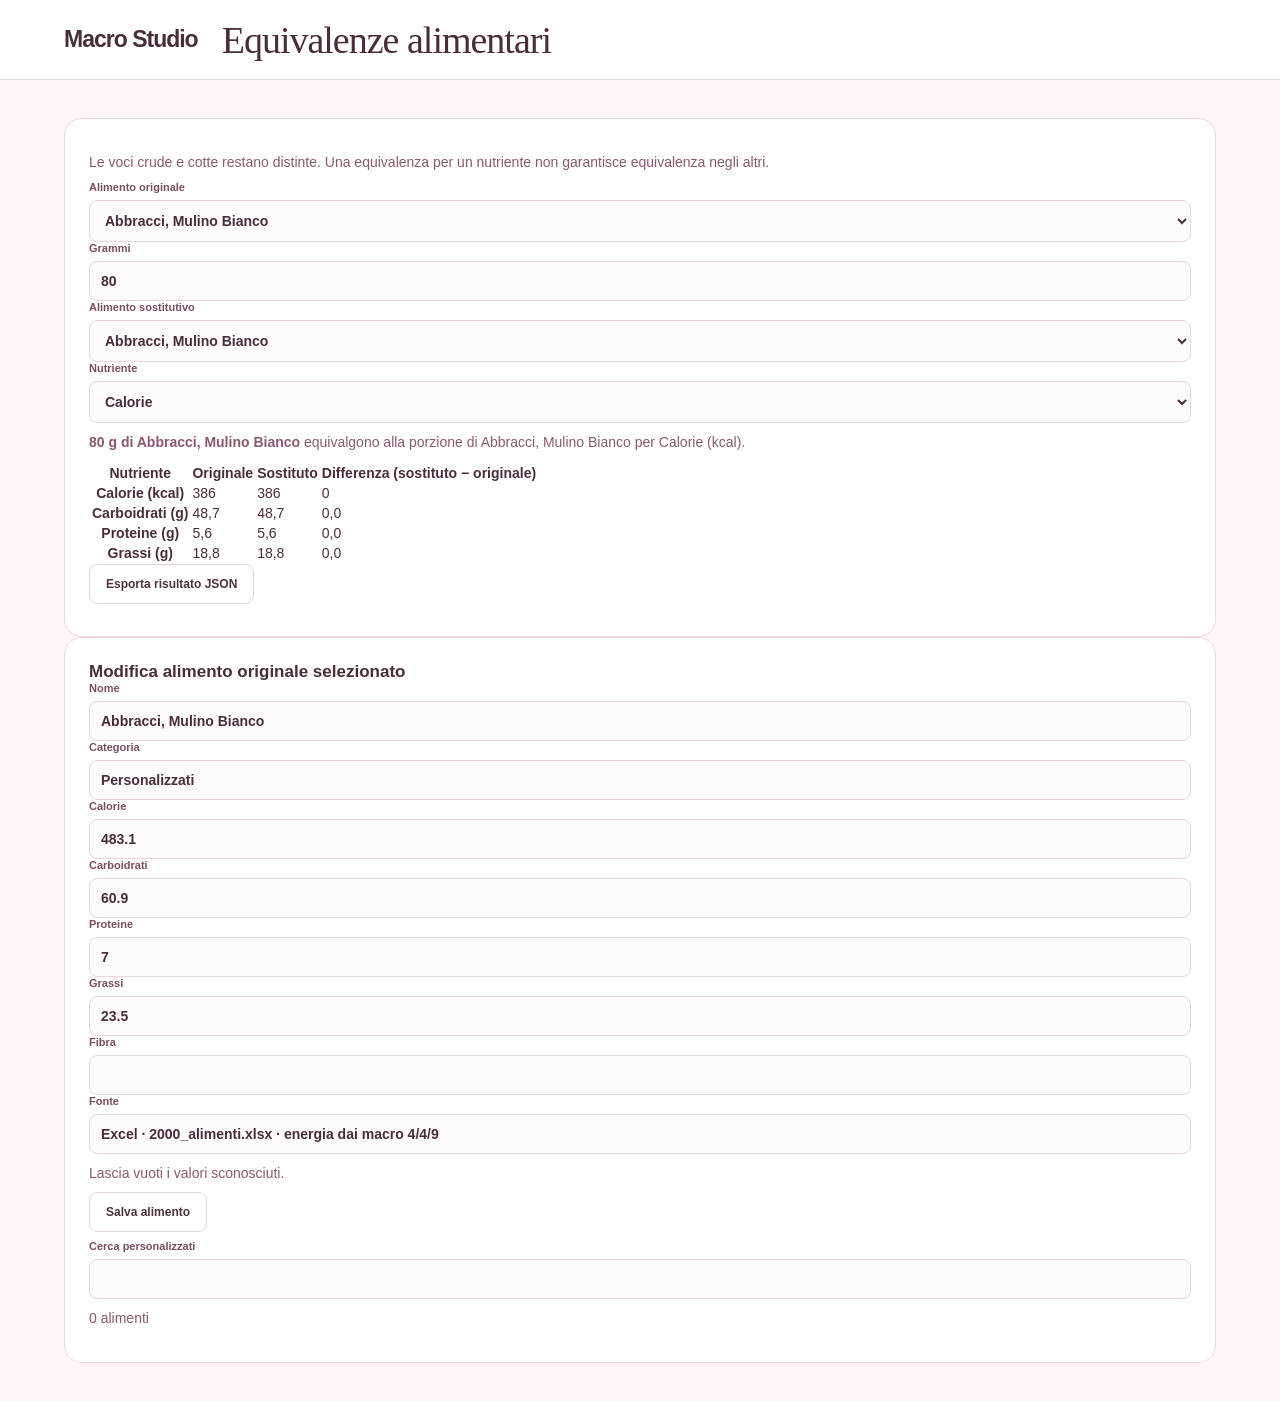
<file: equivalenze/index.html>
<!doctype html><html lang="it"><head><meta charset="utf-8"><meta name="viewport" content="width=device-width,initial-scale=1"><title>Macro Studio · Equivalenze</title><link rel="stylesheet" href="../style.css"></head><body><header><a class="brand" href="../index.html">Macro Studio</a><h1>Equivalenze alimentari</h1></header><main>
<section class="panel"><p>Le voci crude e cotte restano distinte. Una equivalenza per un nutriente non garantisce equivalenza negli altri.</p><label>Alimento originale<select id="fromFood"></select></label><label>Grammi<input id="grams" type="number" min="0.1" max="10000" step="any" value="80"></label><label>Alimento sostitutivo<select id="toFood"></select></label><label>Nutriente<select id="criterion"><option value="kcal">Calorie</option><option value="carbs">Carboidrati</option><option value="protein">Proteine</option><option value="fat">Grassi</option></select></label><p id="fromSource"></p><p id="toSource"></p><div id="resultContent" aria-live="polite"></div><button id="save" disabled>Esporta risultato JSON</button><p id="resultMessage" role="status"></p></section>
<section class="panel"><h2>Modifica alimento originale selezionato</h2><form id="customForm"><label>Nome<input id="customName" required></label><label>Categoria<input id="customCategory" value="Personalizzati"></label><label>Calorie<input id="customKcal" type="number" min="0" max="900" step="any"></label><label>Carboidrati<input id="customCarbs" type="number" min="0" max="100" step="any"></label><label>Proteine<input id="customProtein" type="number" min="0" max="100" step="any"></label><label>Grassi<input id="customFat" type="number" min="0" max="100" step="any"></label><label>Fibra<input id="customFiber" type="number" min="0" max="100" step="any"></label><label>Fonte<input id="customSource" required></label><p>Lascia vuoti i valori sconosciuti.</p><button>Salva alimento</button><p id="customMessage" role="status"></p></form><label>Cerca personalizzati<input id="customSearch" type="search"></label><p id="dbCount"></p><table><tbody id="dbBody"></tbody></table></section></main>
<script src="../nutrition-display.js"></script><script src="../nutrition.js"></script><script src="../food-catalog-data.js"></script><script src="../food-catalog.js"></script><script src="../equivalences.js"></script><script src="../equivalence-catalog.js"></script><script src="../equivalences-ui.js"></script><script src="app.js"></script></body></html>
</file>
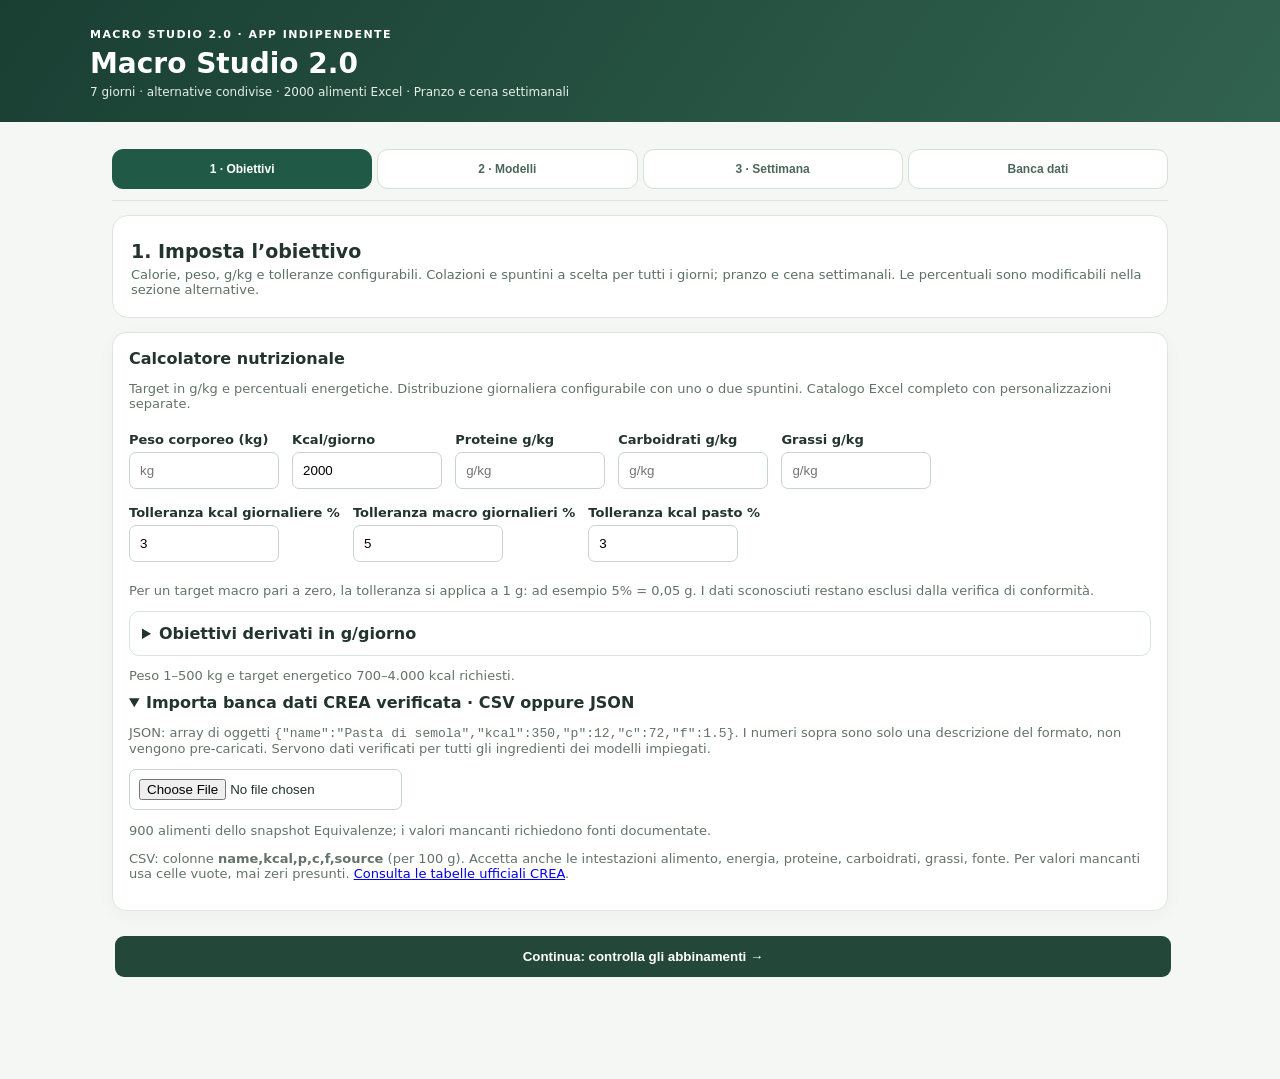
<file: Macro_Studio_2_0_CREA_semplice.html>
<!doctype html><html lang="it"><head><meta charset="UTF-8"><meta name="viewport" content="width=device-width,initial-scale=1"><title>Macro Studio 2.0 · Database CREA integrato</title><style>
:root{font-family:system-ui,-apple-system,Segoe UI,sans-serif;color:#26352f;background:#f7f7f4}*{box-sizing:border-box}body{margin:0}header{background:#223c35;color:#fff;padding:24px max(18px,calc((100% - 1100px)/2))}header small{letter-spacing:.12em}h1{font-size:27px;margin:7px 0}main{max-width:1100px;margin:auto;padding:20px 14px 45px}.panel{background:white;border:1px solid #dfe5df;border-radius:14px;padding:16px;margin:13px 0}.grid{display:grid;grid-template-columns:repeat(auto-fit,minmax(235px,1fr));gap:12px}.day{border:1px solid #e1e5df;padding:12px;border-radius:12px;background:#fff}.meal{background:#f6f7f3;border-radius:8px;padding:10px;margin:8px 0}.meal strong{font-size:13px}.meal select{margin:5px 0;width:100%}.meal small{display:block;color:#65746b}.muted{color:#63736a;font-size:13px}.ok{color:#166c4b}.bad{color:#a43b33}button{background:#23483a;color:white;border:0;border-radius:9px;padding:11px 14px;cursor:pointer;margin:3px}button.secondary{background:#e8eeea;color:#214334}button:disabled{opacity:.45;cursor:not-allowed}select,input{padding:9px;border:1px solid #c8d4cb;border-radius:7px;background:white;max-width:100%}label{font-size:13px}.toolbar{display:flex;flex-wrap:wrap;gap:6px;align-items:center}.chips{display:flex;flex-wrap:wrap;gap:6px}.chip{padding:6px 9px;background:#ebf0eb;border-radius:14px;font-size:12px}table{border-collapse:collapse;width:100%;font-size:13px}td,th{border-bottom:1px solid #e3e9e3;padding:7px;text-align:left}details{margin-top:10px}details summary{cursor:pointer;font-weight:600}textarea{width:100%;min-height:80px}input[type=number]{width:95px}.warning{padding:10px;background:#fcf1e5;border:1px solid #f1d9bd;border-radius:8px} @media print{header,.no-print,button,select,details,#audit{display:none!important}.panel{border:0}.day{break-inside:avoid}}

.guide{border-left:4px solid #587e6d;background:#f0f5f0;padding:14px;border-radius:12px;margin:14px 0}.step{font-size:12px;font-weight:700;letter-spacing:.1em;color:#597264}.action{background:#f8faf7;border:1px solid #d5e2d8;padding:12px;border-radius:10px;margin:8px 0}.action strong{display:block}.action button{font-size:12px}.fieldline{display:grid;grid-template-columns:repeat(auto-fit,minmax(140px,1fr));gap:12px}.fieldline label{display:grid;gap:5px}.fieldline input{width:100%}.toolbar button{min-height:40px}@media(max-width:650px){header{padding:19px}.panel{padding:14px}h1{font-size:24px}.grid{grid-template-columns:1fr}.toolbar{align-items:stretch}.toolbar button{flex:1}}

.db-panel{background:#fbfcfa;border:1px solid #dbe5df;border-radius:12px;padding:14px}.stats{display:flex;gap:16px;flex-wrap:wrap;margin:12px 0}.metric{padding:10px;background:#eff4ef;border-radius:10px;min-width:110px}.metric b{display:block;font-size:23px}.suggest-detail{font-size:12px;color:#526e60}.db-list{max-height:310px;overflow:auto;border:1px solid #dde5df;border-radius:9px;background:#fff}.db-list table{min-width:560px}.db-list tbody tr:nth-child(even){background:#fafbf9}.db-list td{padding:7px}.action{display:grid;gap:4px}.action button{justify-self:start}.tag{font-size:11px;color:#425e52;background:#e8f0e8;border-radius:15px;padding:4px 8px}.help{color:#435f51;font-size:12px}.tabs a{display:inline-block;padding:6px 9px;border:1px solid #d5dfd4;border-radius:8px;margin:3px 3px 3px 0;color:#254b3c;text-decoration:none} @media(max-width:650px){.stats{gap:7px}.metric{flex:1;min-width:100px}.db-panel{padding:10px}}

:root{--bg:#f5f7f4;--ink:#23332e;--muted:#5b7064;--accent:#205a47;--line:#dfe6df}
body{background:var(--bg);color:var(--ink)}
header{padding:23px max(16px,calc((100% - 1100px)/2));background:linear-gradient(125deg,#193f33,#31624f)}
header small{font-size:11px;font-weight:650;letter-spacing:.13em}
header h1{margin:5px 0;font-size:28px}
header div{font-size:12px;color:#e5eee9}
main{max-width:1080px;margin:auto;padding:17px 12px 100px}
.stage{display:none}.stage.active{display:block;animation:fadeIn .18s ease-out}@keyframes fadeIn{from{opacity:.4}to{opacity:1}}
.tabnav{position:sticky;top:0;z-index:20;display:grid;grid-template-columns:repeat(4,1fr);gap:5px;background:#f5f7f4;padding:10px 0 11px;border-bottom:1px solid var(--line);margin-bottom:14px}
.tabnav button{margin:0;padding:12px 4px;border:1px solid #d5e0d8;background:#fff;color:#4b675a;border-radius:11px;font-size:12px;line-height:1.2;font-weight:600}
.tabnav button.selected{background:var(--accent);color:#fff;border-color:var(--accent)}
.wizardIntro{padding:20px 18px;background:#fff;border:1px solid var(--line);border-radius:16px;margin:6px 0 14px}
.wizardIntro h2{font-size:19px;margin:4px 0 5px}.wizardIntro p{color:var(--muted);font-size:13px;margin:0}
.stage .panel{box-shadow:0 4px 18px rgba(30,70,45,.035);border:1px solid var(--line);border-radius:14px}
.stage .panel h2{font-size:18px}
.progressline{display:grid;grid-template-columns:repeat(3,1fr);gap:9px;margin:12px 0}
.progressline>div{padding:12px 9px;background:#edf2ed;border-radius:10px;text-align:center}
.progressline strong{display:block;color:#245342;font-size:16px}
.flowcta{margin-top:12px;width:100%;font-weight:700;padding:13px 16px}
.guideHint{border-left:4px solid #427e63;background:#eaf3eb;border-radius:10px;padding:12px 13px;font-size:13px;color:#315b49;margin:12px 0}
#dailyFilter{width:100%;max-width:280px;padding:10px;border-radius:9px;margin:8px 0}
.day[hidden]{display:none!important}
#week{grid-template-columns:repeat(auto-fit,minmax(265px,1fr))}
#week .day{padding:14px;border-radius:13px}
#week .meal{border:1px solid #e1ebe1;margin:10px 0;background:#f8faf8}
#week .meal select{font-size:14px;padding:10px}
#stage-setup label{display:inline-flex;flex-direction:column;margin:8px 8px 8px 0;gap:5px;font-weight:600}
#stage-setup label input{width:150px;max-width:100%;padding:10px}
#stage-setup .advancedMacro{border:1px solid #d9e3dc;padding:12px;border-radius:10px;margin:10px 0 12px}
#stage-setup .advancedMacro summary{font-weight:650;cursor:pointer}
#stage-setup #macroSummary{margin:9px 0}
.catalog-tips{background:#faf8f0;border:1px solid #e6dfc9;border-radius:12px;padding:13px;font-size:13px}
.catalog-tips ul{margin:8px 0;padding-left:19px}
.catalog-tips a{color:#275f4f}
#stage-catalog .db-list{max-height:380px}
.wizard-section-title{margin-top:20px;margin-bottom:5px;font-size:16px}
@media(max-width:560px){header{padding:17px 16px}header h1{font-size:24px}main{padding:10px 10px 80px}.tabnav{gap:4px;padding:7px 0}.tabnav button{font-size:11px;padding:10px 2px}.progressline{gap:5px}.progressline>div{padding:9px 3px}.progressline strong{font-size:15px}.toolbar{align-items:stretch}.toolbar button{flex:1 1 auto}#week{grid-template-columns:1fr}input,select{font-size:16px}}
@media print{.tabnav,.wizardIntro,.flowcta,.guideHint,#dailyFilter,.catalog-tips{display:none!important}.stage{display:block!important}#stage-setup,#stage-models,#stage-catalog,#stage-options{display:none!important}.day[hidden]{display:block!important}}
</style><link rel="stylesheet" href="professional-pdf-ui.css"><link rel="stylesheet" href="shared-meals.css"></head><body><header><small>MACRO STUDIO 2.0 · APP INDIPENDENTE</small><h1>Macro Studio 2.0</h1><div>7 giorni · 4 pasti · 2000 alimenti Excel · Pianificazione guidata</div></header><main>
<div class="guide no-print"><div class="step">PERCORSO GUIDATO · 3 PASSAGGI</div><h2 style="margin:6px 0">Prepara la dieta senza compilare 28 caselle</h2><p class="muted">1. Verifica il catalogo Excel precaricato. 2. Controlla gli abbinamenti e i dati mancanti. 3. Genera la settimana e approva i limiti delle porzioni.</p><button type="button" onclick="document.getElementById('nutritionFile').click()">1 · Completa il catalogo Excel</button><button type="button" class="secondary" onclick="document.getElementById('suggestions').scrollIntoView({behavior:'smooth'})">2 · Vedi suggerimenti</button><button type="button" class="secondary" onclick="document.getElementById('generate').click()">3 · Genera settimana</button></div><div class="panel"><b>Stato dell'integrazione</b><p class="muted">App autonoma: Macro Studio originale non viene modificata. Catalogo di 900 ID CREA dallo snapshot Equivalenze, con 389 corrispondenze storiche e 511 ID aggiunti. Dati sconosciuti e tracce restano non quantificati; nessun nuovo valore nutrizionale è stato introdotto. Le denominazioni semplificate dei modelli sono collegate alla voce originale mediante corrispondenze esplicite. Prodotti assenti, come Skyr e Pavesini, richiedono etichette verificate.</p><div class="toolbar no-print"><button id="generate">Genera settimana</button><button class="secondary" id="calculate">Ricalcola grammature</button><button class="secondary" id="save">Esporta bozza JSON</button><button class="secondary" id="loadButton">Importa bozza JSON</button><input type="file" id="loadFile" accept=".json,application/json" hidden><button class="secondary" id="print">Stampa / salva PDF</button></div><p id="status" class="muted">Genera una settimana per iniziare.</p></div>
<div class="panel no-print"><b>Calcolatore nutrizionale</b><p class="muted">Imposta calorie, peso e i tre target in g/kg. La conformità viene verificata sulle tolleranze configurate. Il riferimento calorico è giornaliero, senza quote obbligatorie per pasto. Sono disponibili tutti i 2000 alimenti dell’Excel, con personalizzazioni condivise.</p><label>Peso corporeo (kg) <input id="weight" type="number" min="1" max="500" step="0.1" placeholder="kg"></label> <label>Kcal/giorno <input id="kcal" type="number" min="700" max="4000" value="2000"></label> <label>Proteine g/giorno <input id="protein" readonly type="number" min="0" step="0.1" placeholder="facoltativo"></label> <label>Carboidrati g/giorno <input id="carbs" readonly type="number" min="0" step="0.1" placeholder="facoltativo"></label> <label>Grassi g/giorno <input id="fat" readonly type="number" min="0" step="0.1" placeholder="facoltativo"></label><label>Proteine g/kg <input id="proteinKg" type="number" min="0" max="50" step="any" placeholder="g/kg"></label> <label>Carboidrati g/kg <input id="carbsKg" type="number" min="0" max="50" step="any" placeholder="g/kg"></label> <label>Grassi g/kg <input id="fatKg" type="number" min="0" max="50" step="any" placeholder="g/kg"></label> <label>Tolleranza kcal giornaliere % <input id="energyTolerance" type="number" min="0.1" max="50" step="0.1" value="3"></label> <label>Tolleranza macro giornalieri % <input id="macroTolerance" type="number" min="0.1" max="50" step="0.1" value="5"></label> <label>Tolleranza kcal pasto % <input id="mealTolerance" type="number" min="0.1" max="50" step="0.1" value="3"></label> <p class="muted">Per un target macro pari a zero, la tolleranza si applica a 1 g: ad esempio 5% = 0,05 g. I dati sconosciuti restano esclusi dalla verifica di conformità.</p><p id="macroSummary" class="muted">Inserisci peso e target dei macronutrienti per vedere g/kg e percentuali energetiche.</p><details open><summary>Importa banca dati CREA verificata · CSV oppure JSON</summary><p class="muted">JSON: array di oggetti <code>{"name":"Pasta di semola","kcal":350,"p":12,"c":72,"f":1.5}</code>. I numeri sopra sono solo una descrizione del formato, non vengono pre-caricati. Servono dati verificati per tutti gli ingredienti dei modelli impiegati.</p><input id="nutritionFile" type="file" accept=".json,.csv,text/csv,application/json"><p id="databaseStatus" class="muted">900 alimenti dello snapshot Equivalenze; i valori mancanti richiedono fonti documentate.</p><p class="muted">CSV: colonne <b>name,kcal,p,c,f,source</b> (per 100 g). Accetta anche le intestazioni alimento, energia, proteine, carboidrati, grassi, fonte. Per valori mancanti usa celle vuote, mai zeri presunti. <a href="https://www.alimentinutrizione.it/sezioni/tabelle-nutrizionali" target="_blank" rel="noopener">Consulta le tabelle ufficiali CREA</a>.</p></details></div>
<div class="panel no-print" id="dbExplorer"><div class="step">BANCA DATI ALIMENTARE EXCEL · DISPONIBILE ORA</div><h2 style="margin-bottom:7px">Consulta le schede già integrate</h2><div class="stats"><div class="metric"><b id="creaCount">2000</b><span class="muted">voci disponibili</span></div><div class="metric"><b id="aliasCount">0</b><span class="muted">abbinamenti ai modelli</span></div><div class="metric"><b id="coverCount">0</b><span class="muted">ingredienti collegati</span></div></div><p class="muted">Ricerca in tutta la banca dati senza importazioni. Sono incorporati esclusivamente i 2000 alimenti dell’Excel. Originali e modifiche professionali sono consultabili nell’editor.</p><input id="catalogSearch" placeholder="Cerca alimento, es. riso, pollo, yogurt..." style="width:100%;margin:7px 0 12px" aria-label="Cerca banca dati CREA"><div class="db-list"><table><thead><tr><th>Alimento · stato</th><th>kcal</th><th>Proteine</th><th>Carboidrati</th><th>Grassi</th></tr></thead><tbody id="catalogRows"></tbody></table></div><p class="help" id="catalogShown"></p><p class="help">Fonte: CREA Centro di ricerca Alimenti e Nutrizione, Tabelle di composizione degli alimenti, aggiornamento 2019. Snapshot già presente nell’app Equivalenze; questa integrazione non aggiunge valori né costituisce una nuova verifica online delle schede. <a href="https://www.alimentinutrizione.it/tabelle-di-composizione-degli-alimenti" target="_blank" rel="noopener noreferrer">Confronta con il portale ufficiale</a>. Per riutilizzi e pubblicazioni verifica le condizioni di attribuzione CREA.</p><button class="secondary" id="downloadArchive">Esporta il catalogo integrato (JSON)</button></div>
<div id="suggestions" class="panel no-print"><div class="step">ASSISTENTE DI COMPILAZIONE</div><h2>Abbinamenti e categorie mancanti</h2><p class="muted">Questi suggerimenti sono proposte basate sulle tue categorie alimentari consentite. Non aggiungo abbinamenti senza approvazione: valuta la fonte proteica, la compatibilità dei pasti e i dati nutrizionali, poi clicca “Approva modello”.</p><div id="suggestionList"></div><button class="secondary" id="exportSuggestions">Esporta proposte da approvare</button></div>
<div class="panel no-print"><b>Banca dati e porzioni personalizzate</b><p class="muted">Ricerca, correggi o amplia i valori senza modificare l’app Macro Studio originale. I valori devono essere verificati sulla fonte e corrispondere allo stato crudo/cotto. I dati modificati qui restano in questo browser e prevalgono sulla copia incorporata. Puoi esportarli per sicurezza.</p><label>Filtra gli alimenti da modificare <input id="foodSearch" placeholder="Digita parte del nome" style="width:100%;max-width:380px"></label><div class="toolbar"><label>Alimento <select id="foodSelect"></select></label><label>Nome <input id="foodName" placeholder="Nome esatto"></label><label>Kcal/100g <input id="foodKcal" type="number" min="0" step="0.1"></label><label>P/100g <input id="foodP" type="number" min="0" step="0.1"></label><label>C/100g <input id="foodC" type="number" min="0" step="0.1"></label><label>G/100g <input id="foodF" type="number" min="0" step="0.1"></label><label>Fonte <input id="foodSource" placeholder="Excel / modifica professionale"></label></div><div class="toolbar"><button class="secondary" id="saveFood">Salva alimento</button><button class="secondary" id="exportDb">Esporta banca dati JSON</button></div><details><summary>Originali e provenienza della voce selezionata</summary><pre id="catalogProvenance"></pre></details><p class="muted" id="dbCoverage"></p><details><summary>Approva gli intervalli di porzione per ingredienti senza limiti</summary><p class="muted">Yogurt, Skyr, ricotta, mozzarella, uova, muesli, avena e Pavesini richiedono intervalli specifici. Prima di calcolare conferma le quantità che autorizzi. Le proposte riportate sotto non sono prescrizioni.</p><div class="toolbar"><label>Alimento <select id="rangeFood"></select></label><label>Minimo g <input type="number" id="minG" min="0"></label><label>Massimo g <input type="number" id="maxG" min="0"></label><label>Passo g <input type="number" id="stepG" min="1"></label><button class="secondary" id="saveRange">Salva intervallo</button></div><div class="action"><b>Precompilazione opzionale</b><span class="muted">Esempi modificabili per yogurt, ricotta, mozzarella, uova, cereali da colazione e Pavesini. Verifica e approva prima di utilizzarli nel paziente.</span><button class="secondary" id="approveRanges">Approva gli intervalli proposti</button></div></details></div>
<div class="panel"><b>Controllo frequenze principali</b><div id="freq" class="chips"></div><p class="muted">Una categoria proteica principale per pranzo e cena; categorie diverse nello stesso giorno. Alimenti secondari non conteggiati. Ripetizioni consentite, massima varietà tra le soluzioni valide.</p></div>
<div id="audit" class="panel"><b>Verifiche</b><div id="checks" class="muted">Nessuna settimana generata.</div></div>
<div class="panel"><h2 style="margin-top:0">Piano settimanale</h2><button type="button" id="recalculateTotals" class="secondary">Ricalcola totali e verifica</button><div id="generatorReport" class="no-print" role="status"></div><div id="week" class="grid"></div></div>
<div class="panel no-print"><details><summary>Regole tecniche e intervalli di porzione</summary><p class="muted">Pasta/riso/cous cous/cereali secchi 40–200 g (5 g); pane 20–250 g (5 g); carne e pesce 80–400 g (10 g); legumi cotti 80–400 g (10 g); verdure 100–500 g (25 g); olio EVO 5–35 g (5 g); frutta fresca 100–300 g (25 g); frutta secca 10–40 g (5 g). Altri alimenti, come uova, ricotta, yogurt, mozzarella, avena, muesli e Pavesini, richiedono intervalli esplicitamente configurati prima di calcolare grammature automatiche.</p><p class="muted">Lo stato crudo/cotto di ogni alimento deve corrispondere esattamente alla voce del catalogo. La bozza non è un piano approvato per il paziente.</p></details></div>
</main><script src="nutrition-display.js"></script><script src="nutrition.js"></script><script src="food-catalog-data.js"></script><script src="food-catalog.js"></script><script src="shared-meals.js"></script><script src="generator-catalog.js"></script><script src="weekly-generator.js"></script><script src="weekly-manual-plan.js"></script><script src="diet-project.js"></script><script src="generator-professional-ui.js"></script><script src="equivalences.js"></script><script src="equivalences-ui.js"></script><script>
'use strict';
const CREA_ALIAS_MAP={"Yogurt greco 0%":"Yogurt greco, 0% lipidi","Fiocchi d’avena":"Fiocchi d'avena","Banana":"Banane, fresche","Mandorle":"Mandorle dolci, secche","Muesli":"Muesli","Fragole":"Fragole, fresche","Noci":"Noci, secche","Pane integrale":"Pane di tipo integrale","Ricotta vaccina":"Ricotta di vacca","Pera":"Pere, fresche, senza buccia","Mela":"Mele, fresche, con buccia","Bresaola":"Bresaola della Valtellina IGP","Pasta di semola":"Pasta di semola, cruda","Petto di pollo":"Pollo, petto, crudo","Zucchine":"Zucchine, crude","Olio extravergine d’oliva":"Olio di oliva extra vergine","Riso basmati":"Riso Basmati, crudo","Merluzzo":"Merluzzo o nasello","Carote":"Carote, crude","Farro":"Farro perlato, crudo","Mozzarella":"Mozzarella di vacca","Pomodori":"Pomodori, maturi, freschi","Cous cous crudo":"Couscous, crudo","Ceci cotti":"Ceci, secchi, cotti, bolliti","Melanzane":"Melanzane, crude","Riso integrale":"Riso, integrale","Manzo magro":"Bovino adulto o vitellone, fesa, crudo","Spinaci":"Spinaci, crudi","Uova intere":"Uova di gallina, intero","Pane comune":"Pane bianco","Petto di tacchino":"Tacchino, fesa, crudo","Finocchi":"Finocchi, crudi","Tonno fresco":"Tonno","Patate":"Patate, crude","Insalata":"Lattuga, fresca","Broccoli":"Broccolo a testa, crudo","Salmone":"Salmone","Lenticchie cotte":"Lenticchie, secche, cotte, bollite","Fagioli cannellini cotti":"Fagioli, Cannellini, secchi, cotti, bolliti"};
const DAYS=['Lunedì','Martedì','Mercoledì','Giovedì','Venerdì','Sabato','Domenica'];
const MEALS=['Colazione','Spuntino mattutino','Pranzo','Cena'];
const TARGET={Pesce:3,'Carne bianca':2,'Carne rossa':1,Affettati:1,Uova:1,Legumi:3,Formaggi:3};
let T=[
['Colazione','Yogurt e avena','Yogurt greco 0%|Fiocchi d’avena|Banana|Mandorle'],
['Colazione','Skyr e muesli','Skyr|Muesli|Fragole|Noci'],
['Colazione','Pane e ricotta','Pane integrale|Ricotta vaccina|Pera'],
['Spuntino mattutino','Frutta e mandorle','Mela|Mandorle'],
['Spuntino mattutino','Pane e bresaola','Pane integrale|Bresaola'],
['Spuntino mattutino','Yogurt greco e Pavesini','Yogurt greco 0%|Pavesini'],
['Pranzo','Pasta e pollo','Pasta di semola|Petto di pollo|Zucchine|Olio extravergine d’oliva','Carne bianca'],
['Pranzo','Riso e merluzzo','Riso basmati|Merluzzo|Carote|Olio extravergine d’oliva','Pesce'],
['Pranzo','Farro e mozzarella','Farro|Mozzarella|Pomodori|Olio extravergine d’oliva','Formaggi'],
['Pranzo','Cous cous e ceci','Cous cous crudo|Ceci cotti|Melanzane|Olio extravergine d’oliva','Legumi'],
['Pranzo','Riso e manzo','Riso integrale|Manzo magro|Zucchine|Olio extravergine d’oliva','Carne rossa'],
['Pranzo','Riso e ricotta','Riso basmati|Ricotta vaccina|Spinaci|Olio extravergine d’oliva','Formaggi'],
['Cena','Uova e pane','Uova intere|Pane integrale|Spinaci|Olio extravergine d’oliva','Uova'],
['Cena','Tacchino e verdure','Petto di tacchino|Pane comune|Finocchi|Olio extravergine d’oliva','Carne bianca'],
['Cena','Tonno e verdure','Tonno fresco|Patate|Insalata|Olio extravergine d’oliva','Pesce'],
['Cena','Bresaola e pane','Bresaola|Pane integrale|Pomodori|Olio extravergine d’oliva','Affettati'],
['Cena','Mozzarella e verdure','Mozzarella|Pane integrale|Broccoli|Olio extravergine d’oliva','Formaggi']
].map((r,i)=>({id:i,meal:r[0],title:r[1],ingredients:r[2].split('|'),category:r[3]||null}));
let nutritionEquivalencesPanel=null;
const NUTRITION_STATE_KEY='macro2StateV1';
let storageError='',storageBlocked=false;
function readSaved(key,fallback){try{const raw=localStorage.getItem(key);return raw===null?fallback:JSON.parse(raw);}catch{storageBlocked=true;storageError='Dati locali non leggibili: originali conservati, salvataggio bloccato.';return fallback;}}
let savedNutrition=readSaved(NUTRITION_STATE_KEY,null);
if(savedNutrition&&(!savedNutrition.db||typeof savedNutrition.db!=='object'||Array.isArray(savedNutrition.db))){storageBlocked=true;savedNutrition=null;}
const legacyDb=savedNutrition?{}:readSaved('macro2Db',{});
let foodChanges={...(legacyDb&&typeof legacyDb==='object'&&!Array.isArray(legacyDb)?legacyDb:{}),...(savedNutrition?.db||{})};
let customRanges=savedNutrition?.ranges||readSaved('macro2Ranges',{});
let plan=Array.from({length:7},()=>Array.from({length:4},()=>({id:null,locked:false,grams:null})));
let dietContext=savedNutrition?.draft?.dietContext||null;
if(dietContext?.templates)T.splice(0,T.length,...dietContext.templates);
const originalDb={};
const modelAliases=CREA_ALIAS_MAP;
const generatorCatalog=FoodCatalog.generator({...CREA_ALIAS_MAP,...Object.fromEntries(T.flatMap(t=>t.ingredients).map(name=>[name,CREA_ALIAS_MAP[name]||name]))});
const sourceDb=generatorCatalog.base;
function effectiveDb(changes){return generatorCatalog.effective(changes,dietContext);}
const legacyNutrition=savedNutrition;foodChanges=dietContext?{...(savedNutrition?.db||{})}:{};
let db=effectiveDb(foodChanges);
if(savedNutrition&&savedNutrition.catalogVersion!==FoodCatalog.version){try{const raw=localStorage.getItem(NUTRITION_STATE_KEY);if(raw!==null&&localStorage.getItem('macro-studio-before-excel:'+NUTRITION_STATE_KEY)===null)Nutrition.write(localStorage,'macro-studio-before-excel:'+NUTRITION_STATE_KEY,JSON.parse(raw));}catch{storageBlocked=true;}}
let approvedExtra=savedNutrition?.approvedExtra||readSaved('macro2ApprovedTemplates',[]);
const $=id=>document.getElementById(id);
let professionalUI=null;
const PROPOSALS=[
{category:'Legumi',meal:'Cena',title:'Lenticchie, pane e spinaci',ingredients:['Lenticchie cotte','Pane comune','Spinaci','Olio extravergine d’oliva']},
{category:'Legumi',meal:'Pranzo',title:'Pasta e fagioli con zucchine',ingredients:['Pasta di semola','Fagioli cannellini cotti','Zucchine','Olio extravergine d’oliva']},
{category:'Pesce',meal:'Cena',title:'Salmone, patate e broccoli',ingredients:['Salmone','Patate','Broccoli','Olio extravergine d’oliva']},
{category:'Formaggi',meal:'Cena',title:'Ricotta, pane e finocchi',ingredients:['Ricotta vaccina','Pane integrale','Finocchi','Olio extravergine d’oliva']},
{category:'Carne rossa',meal:'Cena',title:'Manzo, pane e zucchine',ingredients:['Manzo magro','Pane integrale','Zucchine','Olio extravergine d’oliva']},
{category:'Uova',meal:'Pranzo',title:'Riso, uova e spinaci',ingredients:['Riso basmati','Uova intere','Spinaci','Olio extravergine d’oliva']}
];
for(const t of approvedExtra){if(t && t.title && t.meal && Array.isArray(t.ingredients) && !T.some(x=>x.meal===t.meal&&x.title===t.title)){T.push({...t,id:Math.max(0,...T.map(x=>x.id))+1});}}
function proposalsRender(){const counts=Object.fromEntries(Object.keys(TARGET).map(k=>[k,0]));for(const t of T)if(t.category)counts[t.category]++;let list=PROPOSALS.filter(p=>!T.some(t=>t.title===p.title&&t.meal===p.meal));let info=Object.keys(TARGET).filter(k=>counts[k]<Math.min(TARGET[k],2)).map(k=>k+': '+counts[k]+' modelli');
$('suggestionList').innerHTML='<p class="help">'+(info.length?'Varietà da migliorare: '+escapeHTML(info.join(' · ')):'Le frequenze possono essere soddisfatte riutilizzando i modelli approvati, ma puoi aumentare la varietà.')+'</p>'+list.map(p=>{let found=p.ingredients.filter(x=>!db[x]);let idx=PROPOSALS.indexOf(p);return '<div class="action"><strong>'+escapeHTML(p.meal+' · '+p.title)+'</strong><span class="suggest-detail">Fonte principale: '+escapeHTML(p.category)+' · '+escapeHTML(p.ingredients.join(' · '))+'</span><small>'+(found.length?'Dati mancanti: '+escapeHTML(found.join(', ')):'✓ Valori alimentari presenti (controlla abbinamenti)')+'</small><button type="button" data-suggestion="'+idx+'" class="secondary">Approva questo abbinamento</button></div>'}).join('');
$('suggestionList').querySelectorAll('button[data-suggestion]').forEach(b=>b.onclick=()=>{let p=PROPOSALS[Number(b.dataset.suggestion)];if(!p)return;const obj={id:Math.max(0,...T.map(t=>t.id))+1,meal:p.meal,title:p.title,ingredients:p.ingredients,category:p.category};T.push(obj);approvedExtra.push(obj);persist();refreshFoods();render();setStatus('Modello '+p.title+' approvato e aggiunto ai pasti selezionabili. Le frequenze rimangono obbligatorie.');});}
$('exportSuggestions').onclick=()=>{const blob=new Blob([JSON.stringify({status:'proposte non approvate',suggestions:PROPOSALS},null,2)],{type:'application/json'});const u=URL.createObjectURL(blob);const a=document.createElement('a');a.href=u;a.download='macro_studio_2_proposte_da_approvare.json';a.click();setTimeout(()=>URL.revokeObjectURL(u),1000)};
function csvRows(txt){const rows=[];let row=[],cell='',quote=false;for(let i=0;i<txt.length;i++){const ch=txt[i];if(ch==='"'){if(quote&&txt[i+1]==='"'){cell+='"';i++}else quote=!quote;}else if(!quote&&(ch===','||ch===';'||ch==='\t')){row.push(cell);cell=''}else if(!quote&&(ch==='\n'||ch==='\r')){if(ch==='\r'&&txt[i+1]==='\n')i++;row.push(cell);if(row.some(x=>x.trim()))rows.push(row);row=[];cell=''}else cell+=ch}row.push(cell);if(row.some(x=>x.trim()))rows.push(row);return rows;}
function parseNutrition(text,file){if(file.name.toLowerCase().endsWith('.json')){let x=JSON.parse(text);return Array.isArray(x)?x:(Array.isArray(x.foods)?x.foods:[])}const rows=csvRows(text.replace(/^\uFEFF/,''));if(rows.length<2)throw Error('CSV senza righe di dati');const hdr=rows.shift().map(h=>h.toLowerCase().trim());let keys={name:['name','alimento','nome'],kcal:['kcal','energia','energia_kcal'],p:['p','proteine','protein'],c:['c','carboidrati','carboidrati disponibili','carbs'],f:['f','grassi','lipidi','fat'],source:['source','fonte']};const pos=Object.fromEntries(Object.entries(keys).map(([k,alts])=>[k,hdr.findIndex(h=>alts.includes(h))]));if(['name','kcal','p','c','f'].some(k=>pos[k]<0))throw Error('Intestazioni CSV mancanti: name,kcal,p,c,f');return rows.map(r=>Object.fromEntries(Object.keys(keys).map(k=>[k,pos[k]<0?'':(r[pos[k]]??'')])))}

const setStatus=(s,bad=false)=>{$('status').textContent=storageError||s;$('status').className=(storageError||bad)?'bad':'ok'};
const current=(d,m)=>T.find(t=>t.id===plan[d][m].id);
const shuffle=a=>a.map(x=>({x,n:Math.random()})).sort((a,b)=>a.n-b.n).map(z=>z.x);
function audit(){
const counts=Object.fromEntries(Object.keys(TARGET).map(c=>[c,0]));const errs=[];let assigned=0;
for(let d=0;d<7;d++) {const a=current(d,2),b=current(d,3);for(let m=globalThis.SharedMealsApp?2:0;m<4;m++)if(current(d,m))assigned++;
if(a)counts[a.category]++;if(b)counts[b.category]++;if(a&&b&&a.category===b.category)errs.push(DAYS[d]+': stessa categoria proteica a pranzo e cena');}
for(const k of Object.keys(TARGET))if(counts[k]!==TARGET[k])errs.push(k+': '+counts[k]+'/'+TARGET[k]);
$('freq').innerHTML=Object.keys(TARGET).map(k=>'<span class="chip '+(counts[k]===TARGET[k]?'ok':'bad')+'">'+k+' '+counts[k]+'/'+TARGET[k]+'</span>').join('');
const expected=globalThis.SharedMealsApp?14:28;if(assigned!==expected) errs.unshift('Pasti non compilati: '+(expected-assigned));
$('checks').innerHTML=errs.length?'<span class="bad">'+errs.map(escapeHTML).join('<br>')+'</span>':'<span class="ok">✓ '+expected+' pasti assegnati; frequenze esatte; categorie principali distinte ogni giorno.</span>';
return errs;
}
function escapeHTML(s){return String(s).replace(/[&<>"']/g,c=>({'&':'&amp;','<':'&lt;','>':'&gt;','"':'&quot;',"'":'&#39;'}[c]));}
function generate(){
const copy=plan.map(r=>r.map(x=>({...x}))),counts=Object.fromEntries(Object.keys(TARGET).map(k=>[k,0]));const slots=[];
for(let d=0;d<7;d++)for(let m=2;m<4;m++){const v=copy[d][m],t=T.find(x=>x.id===v.id);if(v.locked){if(!t||t.meal!==MEALS[m]){setStatus('Un pasto bloccato non ha un modello valido.',true);return;}counts[t.category]++;}else{copy[d][m]={id:null,locked:false,grams:null};slots.push([d,m]);}}
for(const k of Object.keys(TARGET))if(counts[k]>TARGET[k]){setStatus('I pasti bloccati superano la frequenza prevista per '+k,true);return;}
let attempts=0;function solve(rest){if(++attempts>300000)return false;if(!rest.length)return Object.keys(TARGET).every(k=>counts[k]===TARGET[k]);
let bestIndex=-1,bestOpts=null;
rest.forEach(([d,m],i)=>{const other=T.find(t=>t.id===copy[d][m===2?3:2].id)?.category;const opts=T.filter(t=>t.meal===MEALS[m]&&counts[t.category]<TARGET[t.category]&&t.category!==other);if(bestOpts===null||opts.length<bestOpts.length){bestOpts=opts;bestIndex=i;}});
if(!bestOpts.length)return false;
const [d,m]=rest[bestIndex],next=rest.filter((_,i)=>i!==bestIndex);
const selected=copy.flatMap(row=>row.map(x=>T.find(t=>t.id===x.id))).filter(Boolean);bestOpts=shuffle(bestOpts).sort((a,b)=>WeeklyGenerator.varietyScore(a,selected)-WeeklyGenerator.varietyScore(b,selected));
for(const t of bestOpts){copy[d][m]={id:t.id,locked:false,grams:null};counts[t.category]++;if(solve(next))return true;counts[t.category]--;copy[d][m]={id:null,locked:false,grams:null};}return false;}
if(!solve(slots)){setStatus('STRICT: impossibile completare la settimana rispettando i blocchi e tutte le frequenze. Sblocca o correggi alcuni pasti.',true);return;}
if(!globalThis.SharedMealsApp)for(let m=0;m<2;m++){const allOptions=T.filter(t=>t.meal===MEALS[m]);const readyOptions=allOptions.filter(t=>t.ingredients.every(n=>db[n]&&['kcal','p','c','f'].every(k=>Nutrition.known(db[n][k]))));const opts=readyOptions.length?readyOptions:allOptions;for(let d=0;d<7;d++)if(!copy[d][m].locked){const used=copy.slice(0,d).filter(r=>r[m].id!==null).map(r=>r[m].id);const selected=copy.flatMap(row=>row.map(x=>T.find(t=>t.id===x.id))).filter(Boolean);const sorted=shuffle(opts).sort((a,b)=>WeeklyGenerator.varietyScore(a,selected)-WeeklyGenerator.varietyScore(b,selected));copy[d][m]={id:sorted[0].id,locked:false,grams:null};}}
plan=WeeklyManualPlan.carry(plan,copy);persist();render();setStatus('Modelli assegnati: grammature e conformità ai target ancora da verificare. Esegui il calcolo con i dati correnti.');}
function portionFor(name){if(customRanges[name])return customRanges[name];const n=name.toLowerCase();if(/olio extravergine/.test(n))return [5,35,5];if(/mandorle|noci|nocciole|pistacchi/.test(n))return [10,40,5];if(/mela|banana|fragole|pera|pesca/.test(n))return [100,300,25];if(/pollo|tacchino|manzo|merluzzo|tonno|salmone/.test(n))return [80,400,10];if(/ceci cotti|lenticchie cotte|fagioli.*cotti/.test(n))return [80,400,10];if(/zucchine|carote|pomodori|spinaci|melanzane|finocchi|insalata|broccoli/.test(n))return [100,500,25];if(/pane/.test(n))return [20,250,5];if(/patate/.test(n))return [100,500,25];if(/pasta|riso|cous cous|farro/.test(n))return [40,200,5];return null;}
function generatorTargets(){return WeeklyGenerator.targets({weight:$('weight').value,kcal:$('kcal').value,p:$('proteinKg').value,c:$('carbsKg').value,f:$('fatKg').value,energyTolerance:$('energyTolerance').value,macroTolerance:$('macroTolerance').value,mealTolerance:$('mealTolerance').value,dailyOnly:true});}
function updateMacro(){const w=Number($('weight').value);for(const key of ['protein','carbs','fat']){const raw=$(key+'Kg').value;$(key).value=raw.trim()!==''&&Number.isFinite(w)&&w>0?Number(raw)*w:'';}try{const t=generatorTargets(),energy=4*t.p+4*t.c+9*t.f;$('macroSummary').textContent='Target '+NutritionDisplay.kcal(t.kcal)+' · '+NutritionDisplay.compact(t)+' · Energia macro 4/4/9: '+NutritionDisplay.kcal(energy)+' · Quote P/C/G '+(energy?[4*t.p/energy*100,4*t.c/energy*100,9*t.f/energy*100].map(NutritionDisplay.percent).join(' / '):'non definite');}catch(error){$('macroSummary').textContent=error.message;}}
function dayInputs(d){if(globalThis.SharedMealsApp)return SharedMealsApp.inputs(d);return WeeklyManualPlan.inputs(plan[d],plan[d].map((_,m)=>current(d,m)),db,portionFor);}
function mealNutrition(d,m){try{const input=dayInputs(d);return WeeklyGenerator.totals(input.templates,input.grams,input.db).meals[m];}catch{return {kcal:null,p:null,c:null,f:null};}}
function assessWeek(){if(globalThis.SharedMealsApp)return SharedMealsApp.assess();try{const target=generatorTargets();return plan.map((row,d)=>{const input=dayInputs(d);return WeeklyGenerator.checkDay(input.templates,input.grams,input.db,input.range,target);});}catch(error){return DAYS.map(()=>({ok:false,issues:[error.message],day:{kcal:null,p:null,c:null,f:null}}));}}
function renderGeneratorReport(){if(globalThis.SharedMealsApp)return SharedMealsApp.report();const results=assessWeek();$('generatorReport').innerHTML=results.map((r,d)=>'<p class="'+(r.ok?'ok':'bad')+'"><b>'+DAYS[d]+': '+(r.ok?'entro tutte le tolleranze':'NON conforme')+'</b> · kcal '+NutritionDisplay.number(r.day.kcal,0)+' · P '+NutritionDisplay.number(r.day.p)+' · C '+NutritionDisplay.number(r.day.c)+' · G '+NutritionDisplay.number(r.day.f)+(r.issues.length?'<br>'+r.issues.map(escapeHTML).join(' · '):'')+'</p>').join('');return results;}
function restoreGeneratorFields(draft){for(const key of ['weight','kcal','protein','carbs','fat','proteinKg','carbsKg','fatKg','energyTolerance','macroTolerance','mealTolerance'])if(draft[key]!==undefined)$(key).value=draft[key];const w=Number(draft.weight);for(const key of ['protein','carbs','fat'])if(draft[key+'Kg']===undefined){$(key+'Kg').value=w>0&&draft[key]!==undefined&&String(draft[key]).trim()!==''?Number(draft[key])/w:'';}}
function currentDraft(){return {dietContext,catalogBindings:dietContext?.bindings||FoodCatalog.bindings(localStorage),sharedMeals:globalThis.SharedMealsApp?.get(),plan,weight:$('weight').value,kcal:$('kcal').value,protein:$('protein').value,carbs:$('carbs').value,fat:$('fat').value,...Object.fromEntries(['proteinKg','carbsKg','fatKg','energyTolerance','macroTolerance','mealTolerance'].map(k=>[k,$(k).value]))};}
function persist(changes=foodChanges,draft=currentDraft(),ranges=customRanges,extra=approvedExtra){
 try{if(draft.sharedMeals)SharedMeals.validate(draft.sharedMeals);if(storageBlocked)throw Error('Dati locali non leggibili: originali conservati.');WeeklyManualPlan.validatePlan(draft.plan,generatorCatalog.effective(changes,draft.dietContext||null));FoodCatalog.writeMany(localStorage,[...(!draft.dietContext?[[FoodCatalog.key,FoodCatalog.changes(localStorage,Object.fromEntries(Object.entries(changes).filter(([id])=>FoodCatalog.source.has(id))))],[FoodCatalog.bindingKey,{...FoodCatalog.validBindings(draft.catalogBindings||{}),...FoodCatalog.bindings(localStorage)}]]:[]),[NUTRITION_STATE_KEY,{catalogVersion:FoodCatalog.version,legacyArchive:legacyNutrition?.legacyArchive||(legacyNutrition?.catalogVersion!==FoodCatalog.version?legacyNutrition:null),db:changes,ranges,draft,approvedExtra:extra}]]);storageError='';return true;}
 catch{storageError='Salvataggio non riuscito. Dati precedenti conservati; modifiche non salvate.';setStatus(storageError,true);return false;}
}
function updateFood(changes,name,row){generatorCatalog.update(changes,name,row,dietContext);}
function validateImportedFood(row,name){
 // Unchanged source records can be reimported without rewriting their scientific snapshot.
 const original=sourceDb[name];
 if(original&&['kcal','p','c','f'].every(k=>row?.[k]===original[k]))return {...row};
 return Nutrition.validate(row,'kcal');
}
function commitFoods(changes){if(!persist(changes))return false;foodChanges=changes;db=effectiveDb(foodChanges);refreshFoods();proposalsRender();render();nutritionEquivalencesPanel?.update();return true;}
function refreshFoods(){const names=[...new Set([...T.flatMap(t=>t.ingredients),...generatorCatalog.rows(db).map(r=>r.key)])].sort((a,b)=>a.localeCompare(b,'it'));const foodQuery=($('foodSearch')?.value||'').trim().toLocaleLowerCase('it');for(const id of ['foodSelect','rangeFood']){const old=$(id).value;let list=id==='foodSelect'&&foodQuery?names.filter(n=>(n+' '+(db[n]?.name||'')+' '+(db[n]?.creaId||'')).toLocaleLowerCase('it').includes(foodQuery)):names;$(id).innerHTML=list.map(n=>'<option value="'+escapeHTML(n)+'">'+escapeHTML(db[n]?.name||n)+'</option>').join('');if(list.includes(old))$(id).value=old;}loadFood();loadRange();const missing=[...new Set(T.flatMap(t=>t.ingredients))].filter(n=>!db[n]);const covered=[...new Set(T.flatMap(t=>t.ingredients))].filter(n=>!!db[n]);const manual=generatorCatalog.manualConflicts(foodChanges);$('dbCoverage').innerHTML='<b>2000 alimenti Excel · unica fonte nutrizionale</b> · '+covered.length+' ingredienti dei modelli coperti · '+missing.length+' da completare'+(manual.length?'<p>Conflitti fra modifiche professionali su alias e voce ufficiale: '+manual.length+'. Tutti i valori sono conservati; controllare le voci interessate.</p>':'')+(missing.length?'<details><summary>Mostra ingredienti mancanti</summary>'+missing.map(escapeHTML).join(' · ')+'</details>':'');$('aliasCount').textContent=Object.keys(modelAliases).length;$('coverCount').textContent=covered.length;catalogRender();proposalsRender();}
function catalogRender(){professionalUI?.renderCatalog();}
function loadFood(){const key=$('foodSelect').value,r=db[key]||{};$('foodName').value=r.name||key;for(const [field,k] of [['foodKcal','kcal'],['foodP','p'],['foodC','c'],['foodF','f'],['foodSource','source']])$(field).value=r[k]??'';const original=r.catalogOriginal;const details=original?{id:original.id,denominazione_originale:original.name,fonte:r.catalogProvenance,originale_equivalenze:original,originale_storico_389:r.historicalOriginal,personalizzazione:r.professionalValues||null,integrazioni_documentate:r.documentedIntegrations||[],divergenze_storiche:r.historicalConflicts}:null;$('catalogProvenance').textContent=details?JSON.stringify(details,null,2):JSON.stringify({id:r.id,originale_excel:r.excelOriginal||null,fonte:FoodCatalog.meta,personalizzazione:FoodCatalog.read(localStorage)[r.id]||null},null,2);}
function loadRange(){const r=customRanges[$('rangeFood').value]||portionFor($('rangeFood').value)||['','',''];['minG','maxG','stepG'].forEach((id,i)=>$(id).value=r[i]);}
function calculate(){if(globalThis.SharedMealsApp)return SharedMealsApp.calculate();let target;try{target=generatorTargets();}catch(error){renderGeneratorReport();setStatus(error.message,true);return;}
const errors=[];for(let d=0;d<7;d++){const row=plan[d],input=dayInputs(d),result=WeeklyGenerator.optimizeDay(input.templates,row.map((slot,m)=>({...slot,grams:input.grams[m]})),input.db,input.range,target);if(result.grams)result.grams.forEach((g,m)=>row[m].grams=g.slice(0,current(d,m)?.ingredients.length||0));if(!result.ok)errors.push(DAYS[d]+': '+result.issues.join('; '));}
persist();render();const results=assessWeek();if(results.every(r=>r.ok)&&audit().length===0)setStatus('Settimana entro tutte le tolleranze caloriche, macro e quote dei pasti.');else setStatus('Piano NON conforme. '+(errors.length?errors.join(' | '):'Controllare frequenze, grammature e scostamenti riportati.'),true);}
function energyOf(t,grams){return Nutrition.sum(t.ingredients.map((n,i)=>Nutrition.portion(db[n],grams[i],'kcal').kcal));}
function render(){const out=[];for(let d=0;d<7;d++){let html='<section class="day"><h3 style="margin:0 0 10px">'+DAYS[d]+'</h3>';for(let m=globalThis.SharedMealsApp?2:0;m<4;m++){const p=plan[d][m],t=current(d,m),opts=T.filter(t=>t.meal===MEALS[m]);html+='<div class="meal"><strong>'+MEALS[m]+'</strong><select aria-label="'+MEALS[m]+' '+DAYS[d]+'" data-day="'+d+'" data-meal="'+m+'"><option value="">Seleziona un modello</option>'+opts.map(t=>'<option value="'+t.id+'" '+(p.id===t.id?'selected':'')+'>'+escapeHTML(t.title)+'</option>').join('')+'</select>';
if(t){html+='<small>'+escapeHTML(t.ingredients.map((n,i)=>n+(Nutrition.known(p.grams?.[i])?' '+NutritionDisplay.grams(p.grams[i]):' · quantità da inserire')).join(' · '))+'</small>';html+=t.ingredients.map((n,i)=>'<label class="no-print">'+escapeHTML(n)+' g <input type="number" step="any" data-manual-day="'+d+'" data-manual-meal="'+m+'" data-manual-index="'+i+'" value="'+escapeHTML(p.grams?.[i]??'')+'"></label>').join('');if(p.grams)html+='<small><b>'+NutritionDisplay.number(mealNutrition(d,m).kcal,0)+' kcal</b> · riferimento calorico giornaliero</small>';}html+=(professionalUI?.mealRows(p,d,m)||'');const meal=mealNutrition(d,m);html+='<p data-meal-totals="'+d+'-'+m+'">Totale pasto: '+NutritionDisplay.number(meal.kcal,0)+' kcal · P '+NutritionDisplay.number(meal.p)+' g · C '+NutritionDisplay.number(meal.c)+' g · G '+NutritionDisplay.number(meal.f)+' g</p><button type="button" class="secondary no-print" data-add-food-day="'+d+'" data-add-food-meal="'+m+'">Aggiungi alimento</button>';html+='<label><input type="checkbox" data-lockday="'+d+'" data-lockmeal="'+m+'" '+(p.locked?'checked':'')+'> Blocca pasto</label></div>';}
html+='</section>';out.push(html);} $('week').innerHTML=out.join('');document.querySelectorAll('select[data-day]').forEach(s=>s.addEventListener('change',ev=>{const d=+s.dataset.day,m=+s.dataset.meal;if(plan[d][m].locked){render();return;}plan[d][m]={id:s.value===''?null:Number(s.value),locked:false,grams:null,manualFoods:WeeklyManualPlan.entries(plan[d][m])};persist();render();setStatus('Modifica eseguita. Controlla i vincoli e ricalcola le grammature.');}));document.querySelectorAll('input[data-lockday]').forEach(c=>c.addEventListener('change',()=>{let d=+c.dataset.lockday,m=+c.dataset.lockmeal;if(!current(d,m)){c.checked=false;return;}plan[d][m].locked=c.checked;persist();}));renderGeneratorReport();audit();globalThis.SharedMealsApp?.refresh();}
$('week').addEventListener('change',e=>{const el=e.target;if(el.dataset.manualDay===undefined)return;const d=+el.dataset.manualDay,m=+el.dataset.manualMeal,i=+el.dataset.manualIndex,t=current(d,m),g=Number(el.value);if(!el.value||!WeeklyGenerator.validGrams(g,portionFor(t.ingredients[i]))){el.setCustomValidity('Rispetta minimo, massimo e passo della porzione approvata.');el.reportValidity();return;}el.setCustomValidity('');if(!plan[d][m].grams)plan[d][m].grams=t.ingredients.map(()=>null);plan[d][m].grams[i]=g;persist();render();setStatus('Quantità aggiornata. Verifica i totali e gli eventuali scostamenti.');});
$('recalculateTotals').onclick=()=>{render();const compliant=assessWeek().every(r=>r.ok)&&audit().length===0;setStatus(compliant?'Totali entro tutte le tolleranze.':'Piano NON conforme: controllare i vincoli riportati.',!compliant);};
$('generate').onclick=generate;$('calculate').onclick=calculate;$('print').onclick=()=>{if(!assessWeek().every(r=>r.ok)){setStatus('Stampa bloccata: piano NON conforme ai target e alle tolleranze.',true);return;}const errs=audit();const missing=plan.flat().some(p=>!p.grams);const energyBad=false;/* quote caloriche dei pasti non vincolanti */const unusedLegacyQuotaCheck=plan.some((row,d)=>row.some((slot,m)=>{const t=current(d,m);if(!t||!slot.grams)return true;const goal=Number($('kcal').value)*[.25,.10,.35,.30][m];return goal<=0 || Math.abs(mealNutrition(d,m).kcal-goal)>generatorTargets().tolerance.meal*goal;}));if(errs.length||missing||energyBad){setStatus('PDF bloccato: servono frequenze corrette, grammi calcolati e scostamenti entro le tolleranze configurate.',true);return;}window.print();};$('save').onclick=()=>{const data={version:'Macro Studio 2.0 standalone 1.0',plan,targets:Object.fromEntries(Object.entries(currentDraft()).filter(([key])=>key!=='plan')),db,customRanges,approvedExtra};const blob=new Blob([JSON.stringify(data,null,2)],{type:'application/json'});const u=URL.createObjectURL(blob);const a=document.createElement('a');a.href=u;a.download='macro_studio_2_bozza.json';a.click();setTimeout(()=>URL.revokeObjectURL(u),1500);};
$('nutritionFile').onchange=async ev=>{try{const f=ev.target.files[0];if(!f)return;const arr=parseNutrition(await f.text(),f);if(!arr.length)throw Error('Non sono stati trovati alimenti');const next={...foodChanges};for(const row of arr){const name=String(row.name||'').trim();if(!name)throw Error('Nome alimento mancante');const valid=validateImportedFood(row,name);updateFood(next,name,{...valid,source:String(row.source||'Importazione: fonte da verificare')});}if(!commitFoods(next))return;$('databaseStatus').textContent='Salvati '+arr.length+' alimenti. I valori mancanti rimangono sconosciuti.';setStatus('Banca dati salvata.');}catch(e){setStatus('Importazione fallita: '+e.message,true);}};
$('foodSearch').oninput=refreshFoods;$('catalogSearch').oninput=catalogRender;$('foodSelect').onchange=loadFood;$('rangeFood').onchange=loadRange;
$('saveFood').onclick=()=>{try{const entered=$('foodName').value.trim(),selected=$('foodSelect').value,name=entered===(db[selected]?.name||selected)?selected:entered,source=$('foodSource').value.trim()||'Excel · modifica professionale';if(!name)throw Error('Inserisci nome e fonte.');const row=Nutrition.validate({name:entered,p:$('foodP').value,c:$('foodC').value,f:$('foodF').value,source},'kcal');const next={...foodChanges};updateFood(next,selected,row);if(commitFoods(next)){$('foodSelect').value=selected;loadFood();setStatus('Alimento salvato nella banca dati locale.');}}catch(error){setStatus(error.message,true);}};
const RANGE_SUGGESTIONS={'Yogurt greco 0%':[125,350,25],'Skyr':[125,350,25],'Ricotta vaccina':[50,200,10],'Mozzarella':[60,200,10],'Uova intere':[50,250,25],'Muesli':[20,120,5],'Fiocchi d’avena':[20,120,5],'Pavesini':[10,80,5],'Bresaola':[40,150,10]};
$('approveRanges').onclick=()=>{if(!confirm('Approvare e applicare gli intervalli PROPOSTI agli alimenti indicati? Prima dell’utilizzo clinico verifica che siano adeguati al tuo protocollo.'))return;customRanges={...RANGE_SUGGESTIONS,...customRanges};persist();loadRange();setStatus('Intervalli suggeriti registrati. Verifica il protocollo prima di esportare PDF.');};
$('saveRange').onclick=()=>{const name=$('rangeFood').value;const v=['minG','maxG','stepG'].map(id=>Number($(id).value));if(v.some(x=>!Number.isFinite(x))||v[0]<0||v[1]<v[0]||v[2]<=0){setStatus('Intervallo non valido.',true);return;}customRanges[name]=v;persist();setStatus('Intervallo di '+name+' salvato.');};
$('downloadArchive').onclick=()=>{const a=document.createElement('a'),u=URL.createObjectURL(new Blob([JSON.stringify(generatorCatalog.rows(db).map(({key,food})=>({...food,name:key})),null,2)],{type:'application/json'}));a.href=u;a.download='Excel_2000_catalogo_generatore.json';a.click();setTimeout(()=>URL.revokeObjectURL(u),1200)};
$('exportDb').onclick=()=>{const a=document.createElement('a'),u=URL.createObjectURL(new Blob([JSON.stringify(Object.entries(db).map(([name,v])=>({name,...v})),null,2)],{type:'application/json'}));a.href=u;a.download='macro_studio_2_banca_dati.json';a.click();setTimeout(()=>URL.revokeObjectURL(u),1500)};
$('loadButton').onclick=()=>$('loadFile').click();$('loadFile').onchange=async e=>{try{const x=JSON.parse(await e.target.files[0].text());if(!Array.isArray(x.plan)||x.plan.length!==7||x.plan.some(r=>!Array.isArray(r)||r.length!==4||r.some(z=>z.id!==null&&!T.some(t=>t.id===z.id))))throw Error('Struttura del piano non valida');const next={...foodChanges};if(x.db!==undefined){if(!x.db||typeof x.db!=='object'||Array.isArray(x.db))throw Error('Banca dati non valida');for(const [name,row] of Object.entries(x.db)){const valid=validateImportedFood(row,name);updateFood(next,name,valid);}}FoodCatalog.migrateGeneratorDraft({plan:x.plan},db,generatorCatalog);WeeklyManualPlan.validatePlan(x.plan,effectiveDb(next));const draft={...currentDraft(),...x.targets,plan:x.plan};if(x.targets)for(const key of ['protein','carbs','fat'])if(!Object.hasOwn(x.targets,key+'Kg')&&Object.hasOwn(x.targets,key)){const w=Number(draft.weight),raw=x.targets[key];draft[key+'Kg']=w>0&&raw!==null&&String(raw).trim()!==''?Number(raw)/w:'';}const ranges=x.customRanges||customRanges;const extra=Array.isArray(x.approvedExtra)?x.approvedExtra.map(t=>({...t})):approvedExtra;const additions=[];for(const t of extra){if(t&&t.title&&t.meal&&Array.isArray(t.ingredients)&&!T.some(z=>z.meal===t.meal&&z.title===t.title)&&!additions.some(z=>z.meal===t.meal&&z.title===t.title)){t.id=Math.max(0,...T.map(z=>z.id),...additions.map(z=>z.id))+1;additions.push(t);}}if(!persist(next,draft,ranges,extra))return;T.push(...additions);foodChanges=next;db=effectiveDb(next);plan=x.plan;customRanges=ranges;approvedExtra=extra;restoreGeneratorFields(draft);refreshFoods();updateMacro();render();nutritionEquivalencesPanel?.update();setStatus('Bozza importata e salvata. Controlla dati e vincoli.');}catch(err){setStatus('Importazione bozza fallita: '+err.message,true)}};
for(const id of ['weight','kcal','proteinKg','carbsKg','fatKg','energyTolerance','macroTolerance','mealTolerance'])$(id).addEventListener('change',()=>{updateMacro();persist();renderGeneratorReport();});
try{const prev=savedNutrition?.draft||readSaved('macro2Draft',null);if(prev)FoodCatalog.migrateGeneratorDraft(prev,db,generatorCatalog);if(prev&&Array.isArray(prev.plan)&&prev.plan.length===7){WeeklyManualPlan.validatePlan(prev.plan,db);plan=prev.plan;restoreGeneratorFields(prev);}}catch(e){storageBlocked=true;storageError='Bozza non leggibile: dati originali conservati. '+e.message;}
function commitManualPlan(next,message){if(!persist(foodChanges,{...currentDraft(),plan:next})){render();return false;}plan=next;render();setStatus(message);return true;}
professionalUI=GeneratorProfessionalUI.mount({escape:escapeHTML,days:DAYS,meals:MEALS,db:()=>db,catalog:()=>generatorCatalog,plan:()=>plan,commit:commitManualPlan,error:message=>setStatus(message,true),editFood:key=>{$('foodSearch').value='';refreshFoods();$('foodSelect').value=key;loadFood();$('foodName').scrollIntoView({block:'center'});}});
const bindingControls=document.createElement('div');bindingControls.className='no-print';bindingControls.innerHTML='<label>Alimento Excel da associare all’ingrediente selezionato<select id="excelBindingFood"></select></label><button type="button" class="secondary" id="excelBind">Associa ingrediente al nuovo catalogo</button><p id="excelBindingStatus" role="status"></p>';$('catalogProvenance').closest('details').before(bindingControls);$('excelBindingFood').innerHTML=FoodCatalog.catalog().map(f=>'<option value="'+escapeHTML(f.id)+'">'+escapeHTML(f.name)+'</option>').join('');$('excelBind').onclick=()=>{try{if(dietContext){const name=$('foodSelect').value,id=$('excelBindingFood').value,previous=dietContext;dietContext={...dietContext,bindings:{...dietContext.bindings,[name]:id},foods:{...dietContext.foods,[name]:{...db[id]},[id]:{...db[id]}}};if(!persist()){dietContext=previous;throw Error('Associazione non salvata.');}db=effectiveDb(foodChanges);}else{FoodCatalog.bind(localStorage,$('foodSelect').value,$('excelBindingFood').value);foodChanges={};db=effectiveDb({});}refreshFoods();render();$('excelBindingStatus').textContent='Associazione salvata: tutte le occorrenze usano il nuovo alimento Excel.';}catch(error){$('excelBindingStatus').textContent=error.message;}};
$('foodKcal').readOnly=true;window.addEventListener('focus',()=>{foodChanges={};db=effectiveDb({});refreshFoods();render();});refreshFoods();updateMacro();render();if(storageBlocked)setStatus('Dati locali non leggibili: originali conservati.',true);
</script>
<script>
(function(){
'use strict';
const main=document.querySelector('main');if(!main)return;
const guide=main.querySelector('.guide');if(guide)guide.remove();
const statusPanel=document.querySelector('#generate')?.closest('.panel');
const calcPanel=document.querySelector('#weight')?.closest('.panel');
const browsePanel=document.querySelector('#dbExplorer');
const modelsPanel=document.querySelector('#suggestions');
const editPanel=document.querySelector('#saveFood')?.closest('.panel');
const freqPanel=document.querySelector('#freq')?.closest('.panel');
const auditPanel=document.querySelector('#audit');
const weekPanel=document.querySelector('#week')?.closest('.panel');
const rulesPanel=[...main.children].find(x=>x.querySelector?.('summary')?.textContent?.includes('Regole tecniche'));
const nav=document.createElement('div');nav.className='tabnav no-print';nav.setAttribute('role','tablist');
const groups=[['setup','1 · Obiettivi',[calcPanel]],['models','2 · Modelli',[modelsPanel]],['plans','3 · Settimana',[statusPanel,freqPanel,auditPanel,weekPanel]],['catalog','Banca dati',[browsePanel,editPanel,rulesPanel]]];
const stages={};
for(const [id,label,items] of groups){const btn=document.createElement('button');btn.type='button';btn.textContent=label;btn.dataset.tab=id;btn.setAttribute('role','tab');btn.addEventListener('click',()=>setTab(id));nav.appendChild(btn);const stage=document.createElement('section');stage.className='stage';stage.id='stage-'+id;stage.setAttribute('role','tabpanel');for(const item of items)if(item)stage.appendChild(item);stages[id]=stage;}
main.prepend(nav);for(const [, ,] of groups){}for(const id of Object.keys(stages))main.appendChild(stages[id]);
function intro(parent,title,sub){const div=document.createElement('div');div.className='wizardIntro no-print';const h=document.createElement('h2');h.textContent=title;const p=document.createElement('p');p.textContent=sub;div.append(h,p);parent.prepend(div);}
intro(stages.setup,'1. Imposta l’obiettivo','Inserisci calorie, peso, macro in g/kg e tolleranze. Sette giorni; il riferimento calorico è giornaliero, senza quote obbligatorie per pasto.');
intro(stages.models,'2. Controlla gli abbinamenti','Macro Studio propone soltanto combinazioni da approvare. I 17 modelli esistenti rimangono autorizzati.');
intro(stages.plans,'3. Genera la settimana','Un clic per distribuire i pasti. Poi puoi bloccare, sostituire e ricalcolare le quantità.');
intro(stages.catalog,'Banca dati Excel','2000 alimenti importati dall’Excel; modifiche professionali condivise e persistenti. Tutti i valori sono riferiti a 100 g.');
// Archived interface: intentionally not mounted in the professional application.
function restoreArchivedEquivalencesUI(){
const equivalencesSection=document.createElement('section');equivalencesSection.className='panel';equivalencesSection.id='nutritionEquivalences';
equivalencesSection.innerHTML='<h2>Equivalenze alimentari</h2><p>Usa i valori correnti di questa banca dati. Seleziona separatamente crudo e cotto.</p><label>Alimento originale<select data-eq="from"></select></label><label>Grammi<input data-eq="grams" type="number" min="0.1" max="10000" step="any" value="80"></label><label>Alimento sostitutivo<select data-eq="to"></select></label><label>Nutriente<select data-eq="criterion"><option value="kcal">Calorie</option><option value="carbs">Carboidrati</option><option value="protein">Proteine</option><option value="fat">Grassi</option></select></label><div data-eq="result" aria-live="polite"></div>';
stages.catalog.appendChild(equivalencesSection);
nutritionEquivalencesPanel=EquivalencesUI.mount(equivalencesSection,()=>Object.entries(db).map(([name,row])=>({...row,id:name,name,k:row.kcal})));
}


const advanced=document.createElement('details');advanced.className='advancedMacro no-print';advanced.innerHTML='<summary>Obiettivi derivati in g/giorno</summary>';
for(const id of ['protein','carbs','fat']){const input=document.getElementById(id);const lab=input?.closest('label');if(lab)advanced.appendChild(lab);}
if(calcPanel){const summary=document.getElementById('macroSummary');if(summary)summary.before(advanced);}
const action=(label,func,home)=>{const b=document.createElement('button');b.type='button';b.className='flowcta';b.textContent=label;b.addEventListener('click',()=>{func?.();if(home)setTab(home);});return b;};
stages.setup.append(action('Continua: controlla gli abbinamenti →',null,'models'));
stages.models.append(action('Vai al generatore settimanale →',null,'plans'));
const planControl=document.createElement('div');planControl.className='no-print';planControl.innerHTML='<div class="guideHint"><b>Sequenza consigliata:</b> 1) Genera settimana → 2) Approva gli intervalli di porzione nella banca dati, se mancanti → 3) Ricalcola grammature → 4) Verifica e stampa il PDF.</div><label for="dailyFilter"><b>Visualizza un giorno oppure tutta la settimana</b></label><div><select id="dailyFilter"><option value="all">Tutti i giorni</option>'+['Lunedì','Martedì','Mercoledì','Giovedì','Venerdì','Sabato','Domenica'].map((x,i)=>'<option value="'+i+'">'+x+'</option>').join('')+'</select></div>';
if(weekPanel)weekPanel.prepend(planControl);
const fastBounds=document.createElement('div');fastBounds.className='guideHint no-print';fastBounds.innerHTML='<b>Prima di ricalcolare:</b> conferma gli intervalli proposti per yogurt, ricotta, uova e altri alimenti senza limiti.';
const confirmBounds=document.createElement('button');confirmBounds.type='button';confirmBounds.className='secondary';confirmBounds.style.marginTop='8px';confirmBounds.textContent='Verifica e approva intervalli';confirmBounds.addEventListener('click',()=>document.getElementById('approveRanges')?.click());fastBounds.appendChild(confirmBounds);if(statusPanel)statusPanel.appendChild(fastBounds);
const filter=document.getElementById('dailyFilter');filter.value='0';function applyFilter(){const v=filter.value;document.querySelectorAll('#week .day').forEach((e,i)=>{e.hidden=v!=='all'&&String(i)!==v;});}
filter.addEventListener('change',applyFilter);
const weekEl=document.getElementById('week');if(weekEl)new MutationObserver(applyFilter).observe(weekEl,{childList:true});applyFilter();
const messages=document.createElement('div');messages.className='catalog-tips no-print';messages.innerHTML='<b>Unica fonte: Excel</b><p>Calorie derivate dai macro (4/4/9). Per i prodotti indicati per 100 ml si applica la convenzione operativa 100 ml = 100 g. Gli ingredienti storici non associati rimangono non quantificati.</p>';
if(browsePanel){const list=browsePanel.querySelector('.db-list');if(list)list.after(messages);
}


function setTab(tab){for(const [name,el] of Object.entries(stages)){const show=name===tab;el.classList.toggle('active',show);}for(const b of nav.querySelectorAll('button')){const on=b.dataset.tab===tab;b.classList.toggle('selected',on);b.setAttribute('aria-selected',on?'true':'false');}window.scrollTo({top:0,behavior:'instant'});}
setTab('setup');
window.MacroStudio2Navigation={setTab,applyFilter};
})();
</script>
<script src="pdf-lib.min.js"></script><script src="pdf-fontkit.umd.min.js"></script><script src="pdf-fonts.js"></script><script src="professional-pdf-model.js"></script><script src="weekly-pdf.js"></script><script src="shared-meals-ui.js"></script><script src="professional-pdf-ui.js"></script><script src="diet-project-ui.js"></script></body></html>
</file>
<file: style.css>
:root{font-family:Inter,ui-sans-serif,-apple-system,BlinkMacSystemFont,'Segoe UI',sans-serif;color:#482d3a;background:#fff5f8;font-size:14px;--accent:#a63869;--border:#ead9e0}*{box-sizing:border-box}body{margin:0}header{height:80px;display:flex;align-items:center;gap:24px;padding:0 5%;border-bottom:1px solid var(--border);background:#fff}.brand{display:flex;align-items:center;gap:10px;font-size:23px;font-weight:700;letter-spacing:-1px;color:inherit;text-decoration:none}.mark{background:var(--accent);color:#fff;padding:6px 9px;border-radius:10px;font-family:Georgia;font-size:30px}.pill{font-size:10px;letter-spacing:1.5px;background:#f4eaee;border-radius:20px;padding:8px 12px}#saved{margin-left:auto;font-size:12px;color:#8e5b70}main{max-width:1440px;margin:auto;padding:38px 5%}.intro{display:flex;justify-content:space-between;align-items:center;margin-bottom:32px}h1{font-family:Georgia,serif;font-size:38px;font-weight:400;letter-spacing:-1px;margin:10px 0}p{line-height:1.6;color:#8a596d;margin:8px 0}h2{font-size:17px;margin:0;display:inline}h3{font-size:19px}.eyebrow{font-size:10px;letter-spacing:2px;font-weight:700;color:#905c72}.panel{background:white;border:1px solid var(--border);border-radius:18px;padding:24px}.setup{display:flex;align-items:center;gap:35px;margin-bottom:20px}.setup>div{min-width:235px}.step{color:#a57388;margin-right:10px;font-size:11px;font-weight:700}form{margin:0}#targets{display:flex;gap:14px;align-items:end;flex:1;flex-wrap:wrap}label{font-size:11px;font-weight:600;display:block;color:#794e60}input,select{font:inherit;font-size:14px;color:#482d3a;background:#fcfafb;border:1px solid #e8d5dd;border-radius:8px;padding:11px;width:100%;margin-top:7px;min-width:0}input:focus,select:focus{outline:2px solid #b58c9d;outline-offset:1px}#targets label{flex:1;min-width:85px}.unit{position:relative}.unit input{padding-right:40px;font-size:18px;font-weight:600}.unit span{position:absolute;right:12px;top:23px;color:#a7758a;font-size:11px}button{border:1px solid #e6d1da;border-radius:8px;background:white;padding:12px 16px;color:#4e323e;font:inherit;font-size:12px;font-weight:600;cursor:pointer}button:hover{filter:brightness(.96);border-color:#a36e84}.primary{background:var(--accent);color:white;border-color:var(--accent);min-height:44px}.full{width:100%}.textbtn{border:0;padding:8px;background:transparent}.dashboard{display:grid;grid-template-columns:1fr 2fr;gap:20px;margin-bottom:28px}.energy{background:#60273f;color:#fff;display:flex;flex-direction:column;justify-content:center}.energy p,.energy small,.energy .eyebrow{color:#f4d5e2}.energy strong{font-size:44px;font-weight:500;letter-spacing:-2px}.energy span{color:#f4d5e2;font-size:12px}.energy small{font-size:10px;line-height:1.7}.energy h3{margin:15px 0 0}.energy p{font-size:12px}.track{height:6px;background:#85405f;border-radius:20px;margin-top:15px;overflow:hidden}.track div{height:100%;background:#f2a5c4;transition:width .4s}.tanks{display:grid;grid-template-columns:repeat(3,1fr);gap:14px}.tankcard{background:white;border:1px solid var(--border);border-radius:18px;padding:20px;text-align:center}.tankcard h3{font-size:13px;margin:0 0 15px}.vessel{width:86px;height:142px;margin:0 auto 14px;border:1px solid var(--col);border-radius:16px 16px 24px 24px;position:relative;overflow:hidden;background:var(--pale)}.liquid{position:absolute;bottom:0;left:0;right:0;background:var(--col);opacity:.7;transition:height .5s ease;border-radius:40% 40% 0 0 / 7px 7px 0 0}.vessel:after{content:'';position:absolute;inset:16px 10px;background:repeating-linear-gradient(to top,transparent 0,transparent 25px,#ffffffa0 26px,#ffffffa0 27px);width:10px}.pct{position:absolute;inset:0;display:grid;place-items:center;font-size:20px;font-weight:650;z-index:1}.tankcard strong{font-size:23px;font-weight:600}.tankcard small{color:#a26e84;font-size:11px}.tankcard p{font-size:11px}.over{color:#b24738!important}.workspace{display:grid;grid-template-columns:380px 1fr;gap:22px}.sectiontitle{display:flex;align-items:center;justify-content:space-between;margin-bottom:18px}.search{margin-top:16px}.small{font-size:11px}.food{border-bottom:1px solid #f3e8ed;padding:13px 0;display:flex;gap:10px;align-items:center}.food .choose{flex:1;text-align:left;border:0;background:transparent;padding:0}.food strong{font-size:12px;display:block}.food small{display:block;font-size:10px;color:#955f76;font-weight:400;margin-top:6px}.food a{font-size:10px;color:#8b596e}.addbox{border-top:1px solid var(--border);margin-top:20px;padding-top:18px}.twocol{display:grid;grid-template-columns:1fr 1fr;gap:14px;margin:12px 0}.mealblock{border-top:1px solid #efe0e6;padding:18px 0 8px}.mealhead{display:flex;justify-content:space-between;font-size:12px;font-weight:600}.mealhead span{font-weight:400;color:#a47186}.empty{font-size:12px;color:#b58c9d;padding:8px 0}.entry{display:grid;grid-template-columns:1fr 90px 65px 32px;gap:10px;align-items:center;margin:12px 0}.entry strong{font-size:12px}.entry p{font-size:10px;margin:3px 0}.entry input{margin:0;padding:9px}.entry .value{font-size:12px;text-align:right}.entry button{padding:8px;border:0;color:#a67589}footer{padding:28px 0;font-size:11px;color:#9c647b}footer a{color:inherit}summary{cursor:pointer}dialog{border:1px solid var(--border);border-radius:18px;padding:28px;max-width:500px;width:95%;color:#482d3a}dialog::backdrop{background:#482d3a88}dialog>form>label{margin:16px 0}.error{font-size:12px;color:#a44535;margin:0}#targeterror:not(:empty){flex-basis:100%}#toast{position:fixed;bottom:20px;left:50%;transform:translateX(-50%);background:#60273f;color:#fff;padding:12px 22px;border-radius:10px;display:none;z-index:10}@media(max-width:1050px){.setup{display:block}.setup>div{margin-bottom:18px}.workspace{grid-template-columns:320px 1fr}.dashboard{grid-template-columns:1fr 1.7fr}.tankcard{padding:15px 8px}}@media(max-width:720px){header{height:66px;padding:0 18px}.pill{display:none}#saved{font-size:9px}main{padding:24px 16px}h1{font-size:31px}.intro{display:block}.intro button{margin-top:14px}.dashboard,.workspace{grid-template-columns:1fr}.energy{padding:22px}.tanks{gap:8px}.vessel{width:70px;height:122px}.tankcard strong{font-size:19px}.panel{padding:18px}.setup #targets{gap:10px}#targets label:first-child{flex-basis:100%}#targets button{width:100%}.entry{grid-template-columns:1fr 68px 52px 25px;gap:6px}.brand{font-size:20px}}
.weekpicker{margin-bottom:22px}.days{display:grid;grid-template-columns:repeat(7,1fr);gap:10px}.daytab{padding:16px 8px;background:#faf6f8;border-color:#ecdce3;text-align:left}.daytab strong{font-size:12px;display:block}.daytab small{display:block;font-size:10px;color:#a67589;margin-top:6px;font-weight:400}.daytab.active{background:#a63869;color:#fff;border-color:#a63869}.daytab.active small{color:#e2c9d3}.daytab:focus-visible{outline:3px solid #c7a8b5;outline-offset:2px}.clientexport{margin-top:24px}.clientexport textarea{font:inherit;font-size:13px;display:block;background:#fcfafb;border:1px solid #e8d5dd;border-radius:8px;width:100%;margin-top:7px;padding:12px;resize:vertical;color:#482d3a}.pdfactions{display:flex;align-items:center;justify-content:space-between;gap:24px;margin-top:20px}.pdfactions p{max-width:650px}.pdfactions button{flex-shrink:0}button:disabled{opacity:.55;cursor:wait}@media(max-width:720px){.days{grid-template-columns:repeat(4,1fr);gap:8px}.daytab{padding:13px 8px}.daytab strong{font-size:11px}.weekpicker .pill{display:none}.pdfactions{display:block}.pdfactions button{width:100%;margin-top:12px}.clientexport .twocol{grid-template-columns:1fr}.plan .sectiontitle{align-items:flex-start}.plan h2{line-height:1.6}}
.setup{align-items:flex-start;gap:24px}.setup>div{min-width:190px;max-width:220px}#targets{gap:10px}#targets label{min-width:90px}.unit.perkg input{padding-right:44px}.unit input{font-size:16px}#targets label:first-child{min-width:105px}.macropreview{flex-basis:100%;display:grid;grid-template-columns:repeat(3,1fr);gap:10px;margin-top:6px}.macropreview>div{background:#f6eff2;border-radius:8px;padding:12px}.macropreview span{display:block;font-size:10px;color:#8f5c71;margin-bottom:6px}.macropreview strong{font-size:16px}.macropreview small{font-size:12px;font-weight:400;color:#835468}.macropreview>p{grid-column:1/-1;margin:3px 0}.tankcard .gkgdetail{font-size:10px}#weighthelp{flex-basis:100%;margin:0}#macroenergy{padding-top:10px;border-top:1px solid #91546e}@media(max-width:1050px){.setup>div{max-width:none}}@media(max-width:720px){#targets label:first-child{flex-basis:calc(50% - 10px)}#targets label:nth-child(2){flex-basis:calc(50% - 10px)}#targets label{min-width:0;flex-basis:calc(33.33% - 10px)}.macropreview{gap:6px}.macropreview>div{padding:10px 7px}.macropreview strong{font-size:13px}.macropreview small{display:block;font-size:11px;margin-top:4px}}
.categorylabel{margin-top:12px}.foodlist{max-height:440px;overflow-y:auto;padding-right:8px;scrollbar-color:#c19dac #f6eef1}.foodlist .food:last-child{border-bottom:0}.foodlist .choose{padding:5px 0}.foodlist .food a{white-space:nowrap}.foodlist .food small{line-height:1.5}.foodlist:focus-within{scroll-behavior:smooth}@media(max-width:720px){.foodlist{max-height:320px}}
</file>
<file: professional-pdf-ui.css>
.professional-pdf { color:#2e2e2b; background:#fff; border:1px solid #d9d5cc; border-radius:12px; padding:22px; margin:22px 0; }
.professional-pdf h2,.professional-pdf h3 { color:#33332f; }
.professional-pdf .pdf-fields { display:grid; grid-template-columns:repeat(2,minmax(0,1fr)); gap:14px; }
.professional-pdf label { display:block; margin:9px 0; color:#4e4d47; }
.professional-pdf input,.professional-pdf select,.professional-pdf textarea { box-sizing:border-box; display:block; width:100%; padding:10px; border:1px solid #cbc7bd; border-radius:6px; background:white; color:#292925; font:inherit; }
.professional-pdf input[type=checkbox] { display:inline-block; width:auto; margin-right:8px; }
.professional-pdf .pdf-buttons { display:flex; gap:12px; flex-wrap:wrap; margin:15px 0; }
.professional-pdf button { background:#3b3a35; color:white; border:1px solid #3b3a35; border-radius:6px; padding:12px 18px; cursor:pointer; }
.professional-pdf button.secondary { background:#f3f0e9; color:#33332f; }
.professional-pdf small { display:block; color:#68655e; line-height:1.5; }
.professional-pdf-preview { width:min(1050px,94vw); max-width:94vw; max-height:94vh; border:1px solid #cbc7bd; border-radius:10px; background:#faf9f6; color:#292925; padding:20px; }
.professional-pdf-preview::backdrop { background:#272723a8; }
.professional-pdf-preview iframe { display:block; width:100%; height:65vh; border:1px solid #cbc7bd; background:#e6e3dc; }
.professional-pdf-preview .pdf-modal-actions { display:flex; flex-wrap:wrap; gap:12px; align-items:center; margin:12px 0; }
@media(max-width:600px) { .professional-pdf .pdf-fields { grid-template-columns:1fr; } .professional-pdf {padding:16px;} }
@media print { .professional-pdf,.professional-pdf-preview { display:none!important; } }
</file>
<file: shared-meals.css>
.shared-meals {margin:20px 0;padding:20px;grid-column:1/-1}
.shared-meals h2,.shared-meals h3 {margin-top:18px}
.shared-controls,.shared-fields,.shared-food-row {display:flex;flex-wrap:wrap;gap:12px;align-items:end;margin:12px 0}
.shared-fields>label {flex:1 1 160px}.shared-meals input:not([type=checkbox]),.shared-meals select,.shared-meals textarea {display:block;width:100%;box-sizing:border-box;padding:9px;border:1px solid #cbc7bd;border-radius:6px;background:white;color:#292925;font:inherit}
.shared-meals button {padding:9px 13px;margin:5px 0;border:1px solid #cbc7bd;border-radius:6px;background:#f3f0e9;color:#292925;cursor:pointer}
.shared-alternative,#sharedWeekReport article {border:1px solid #d9d5cc;border-radius:8px;padding:14px;margin:12px 0;background:white}
.shared-food-row>span {flex:1 1 180px}.shared-food-row input {max-width:130px}.shared-disabled {background:#f0f0ee;padding:12px}.shared-disabled>p {font-weight:600}
#sharedSaveStatus {font-weight:600}#sharedWeekReport {display:grid;grid-template-columns:repeat(auto-fit,minmax(250px,1fr));gap:12px}#sharedWeekReport ul {padding-left:18px;overflow-wrap:anywhere}
@media print {.shared-meals details,.shared-meals button,.shared-controls,.shared-fields,#sharedSaveStatus,#sharedImport,.shared-alternative input,.shared-alternative textarea,.shared-food-row label {display:none!important}.shared-meals {break-before:page}.shared-alternative{break-inside:avoid}}

/* Keep the modern page's palette and original three-vessel layout. */
body.shared-meals-mode:has(#tanks) .shared-meals button {background:#f9eff4;border-color:var(--border);color:#482d3a;border-radius:12px}
body.shared-meals-mode:has(#tanks) .shared-meals input:not([type=checkbox]),body.shared-meals-mode:has(#tanks) .shared-meals select,body.shared-meals-mode:has(#tanks) .shared-meals textarea {border-color:var(--border);color:#482d3a;border-radius:10px}
body.shared-meals-mode:has(#tanks) .shared-alternative,body.shared-meals-mode:has(#tanks) #sharedWeekReport article {border-color:var(--border);border-radius:16px}
body.shared-meals-mode:has(#tanks) .shared-disabled {background:#fff0f6;border-radius:16px}
.shared-meals-mode #tanks .scenario-maximum {opacity:.25}
.shared-meals-mode #tanks .scenario-minimum {opacity:.7}
.shared-meals-mode #tanks .pct {font-size:15px;overflow-wrap:anywhere;padding:3px}
.shared-meals-mode #tanks strong {font-size:20px;overflow-wrap:anywhere}
.shared-meals-mode #tanks p {overflow-wrap:anywhere}
@media(max-width:480px){.shared-meals-mode #tanks .tankcard{padding:12px 5px}.shared-meals-mode #tanks strong{font-size:17px}.shared-meals-mode #tanks .pct{font-size:13px}}
body.shared-meals-mode:has(#tanks) .shared-controls label {display:inline-flex;align-items:center;gap:8px}
body.shared-meals-mode:has(#tanks) .shared-controls input[type=checkbox] {width:auto;margin:0;accent-color:var(--accent)}

/* Selection identifies the editing destination, never an extra meal to sum. */
.shared-alternative {cursor:pointer}
.shared-alternative.is-selected {border:2px solid #a63869;box-shadow:inset 4px 0 #a63869}
body.shared-meals-mode:has(#tanks) .shared-alternative.is-selected {border-color:var(--accent,#a63869)}
.shared-alternative:focus-visible {outline:3px solid #ac6d9b;outline-offset:3px}
.shared-selection-label {min-height:1.3em;margin:0;font-weight:700;color:#843451}
#sharedSelectedAlternative {font-weight:700}
.shared-meals button:disabled {opacity:.55;cursor:not-allowed}
.shared-meals button[hidden] {display:none}

.tank-diagnostics {text-align:left;font-size:12px;overflow-wrap:anywhere}
.tank-diagnostics summary {cursor:pointer;font-weight:700}
.tank-diagnostics ul {padding-left:18px}
.tank-diagnostics li {margin:8px 0}

/* Daily means: the original lilac vessels remain unchanged. */
.daily-pie{width:132px;height:132px;border-radius:50%;margin:1rem auto}.pie-percentages{font-size:.8rem}.shared-food-row [data-ingredient-macros]{display:block;margin-top:.4rem;line-height:1.5}
</file>
